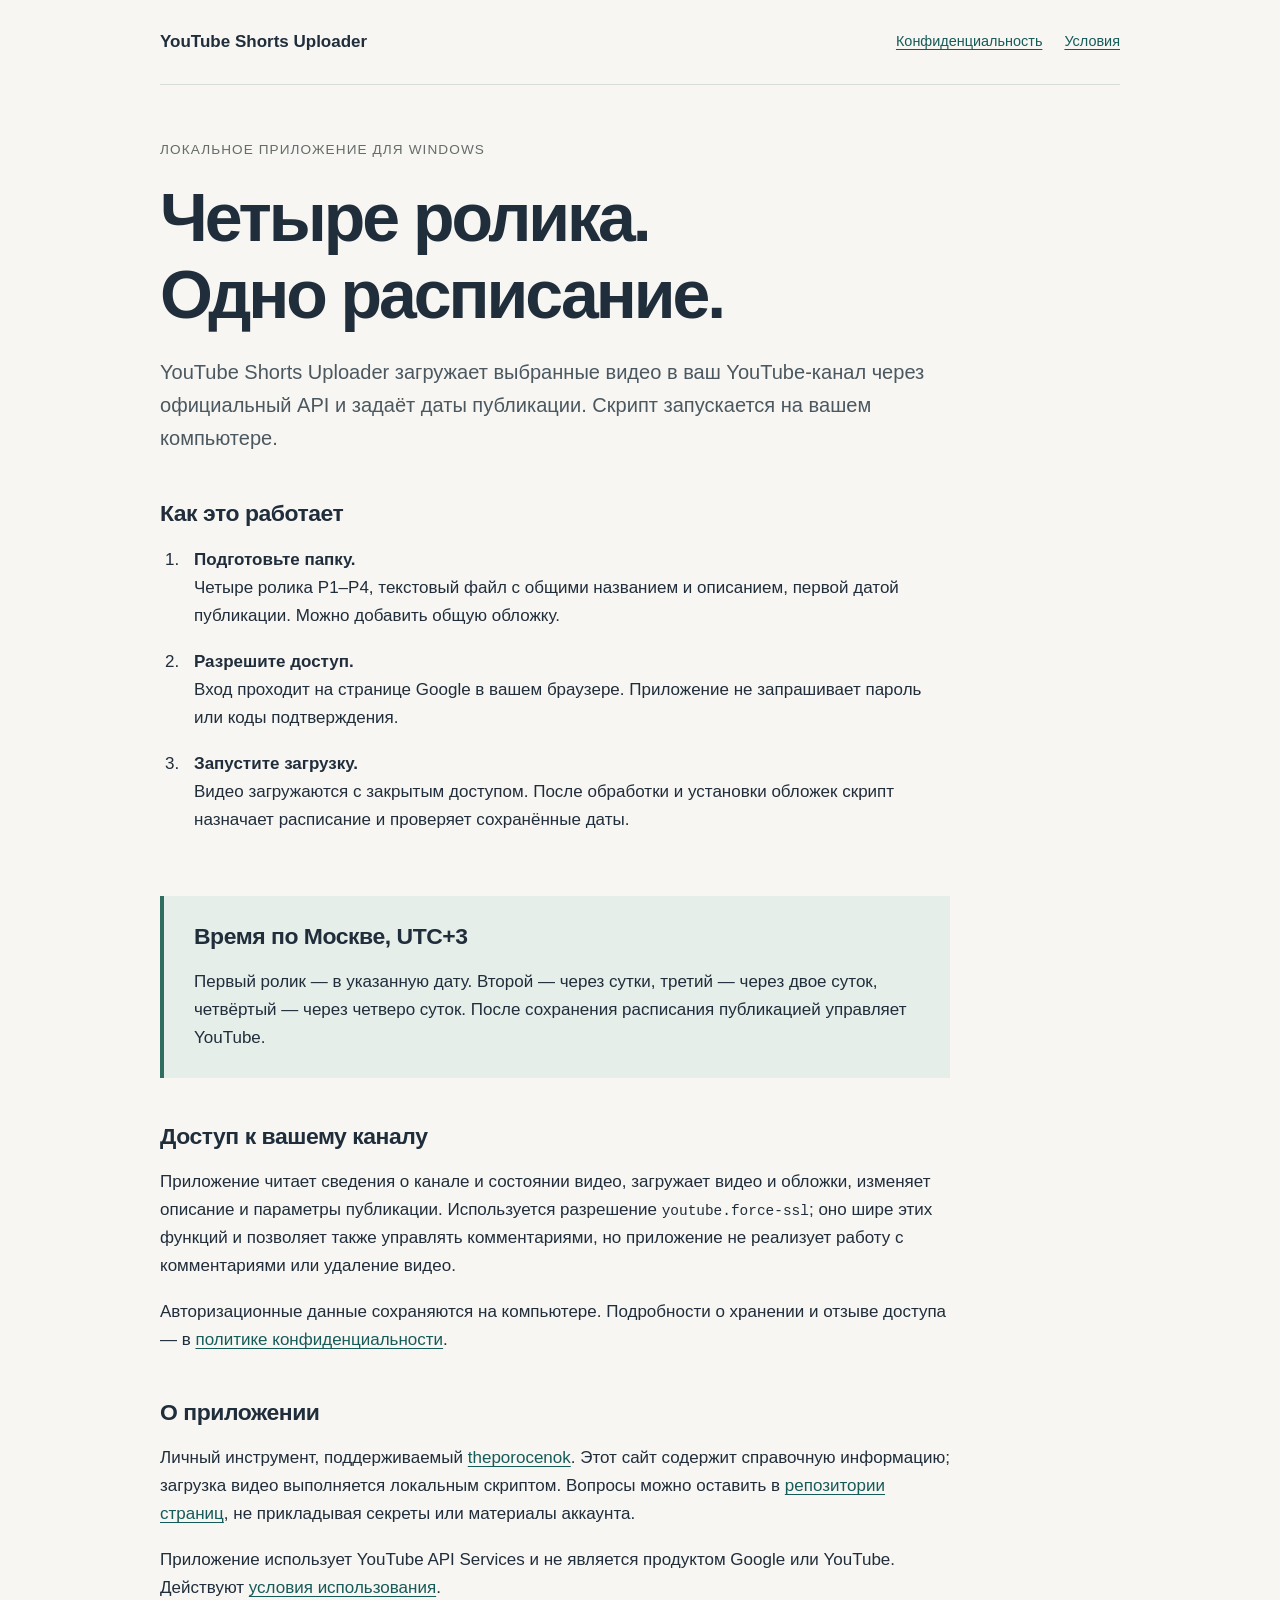
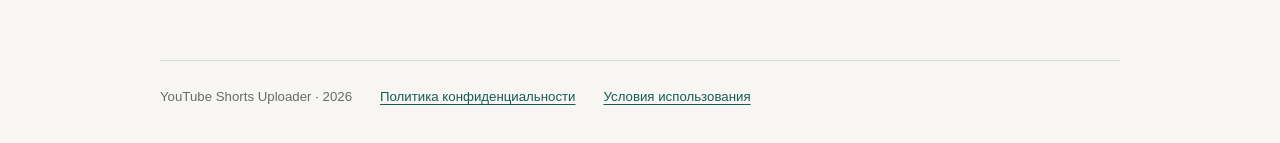
<file: index.html>
<!doctype html>
<html lang="ru">
<head>
  <meta charset="utf-8">
  <meta name="viewport" content="width=device-width, initial-scale=1">
  <meta name="description" content="Локальный инструмент для загрузки четырёх коротких видео и назначения расписания через YouTube Data API.">
  <title>YouTube Shorts Uploader</title>
  <link rel="stylesheet" href="site.css">
</head>
<body>
  <header><a class="brand" href="index.html">YouTube Shorts Uploader</a><nav aria-label="Навигация"><a href="privacy.html">Конфиденциальность</a><a href="terms.html">Условия</a></nav></header>
  <main>
    <p class="eyebrow">Локальное приложение для Windows</p>
    <h1>Четыре ролика.<br>Одно расписание.</h1>
    <p class="lead">YouTube Shorts Uploader загружает выбранные видео в ваш YouTube-канал через официальный API и задаёт даты публикации. Скрипт запускается на вашем компьютере.</p>
    <section aria-labelledby="workflow"><h2 id="workflow">Как это работает</h2>
      <ol class="steps">
        <li><strong>Подготовьте папку.</strong> Четыре ролика P1–P4, текстовый файл с общими названием и описанием, первой датой публикации. Можно добавить общую обложку.</li>
        <li><strong>Разрешите доступ.</strong> Вход проходит на странице Google в вашем браузере. Приложение не запрашивает пароль или коды подтверждения.</li>
        <li><strong>Запустите загрузку.</strong> Видео загружаются с закрытым доступом. После обработки и установки обложек скрипт назначает расписание и проверяет сохранённые даты.</li>
      </ol>
    </section>
    <section class="note" aria-labelledby="schedule"><h2 id="schedule">Время по Москве, UTC+3</h2><p>Первый ролик — в указанную дату. Второй — через сутки, третий — через двое суток, четвёртый — через четверо суток. После сохранения расписания публикацией управляет YouTube.</p></section>
    <section aria-labelledby="access"><h2 id="access">Доступ к вашему каналу</h2><p>Приложение читает сведения о канале и состоянии видео, загружает видео и обложки, изменяет описание и параметры публикации. Используется разрешение <code>youtube.force-ssl</code>; оно шире этих функций и позволяет также управлять комментариями, но приложение не реализует работу с комментариями или удаление видео.</p><p>Авторизационные данные сохраняются на компьютере. Подробности о хранении и отзыве доступа — в <a href="privacy.html">политике конфиденциальности</a>.</p></section>
    <section aria-labelledby="about"><h2 id="about">О приложении</h2><p>Личный инструмент, поддерживаемый <a href="https://github.com/theporocenok">theporocenok</a>. Этот сайт содержит справочную информацию; загрузка видео выполняется локальным скриптом. Вопросы можно оставить в <a href="https://github.com/theporocenok/youtube-shorts-uploader-info/issues">репозитории страниц</a>, не прикладывая секреты или материалы аккаунта.</p><p>Приложение использует YouTube API Services и не является продуктом Google или YouTube. Действуют <a href="terms.html">условия использования</a>.</p></section>
  </main>
  <footer><span>YouTube Shorts Uploader · 2026</span><a href="privacy.html">Политика конфиденциальности</a><a href="terms.html">Условия использования</a></footer>
</body>
</html>
</file>
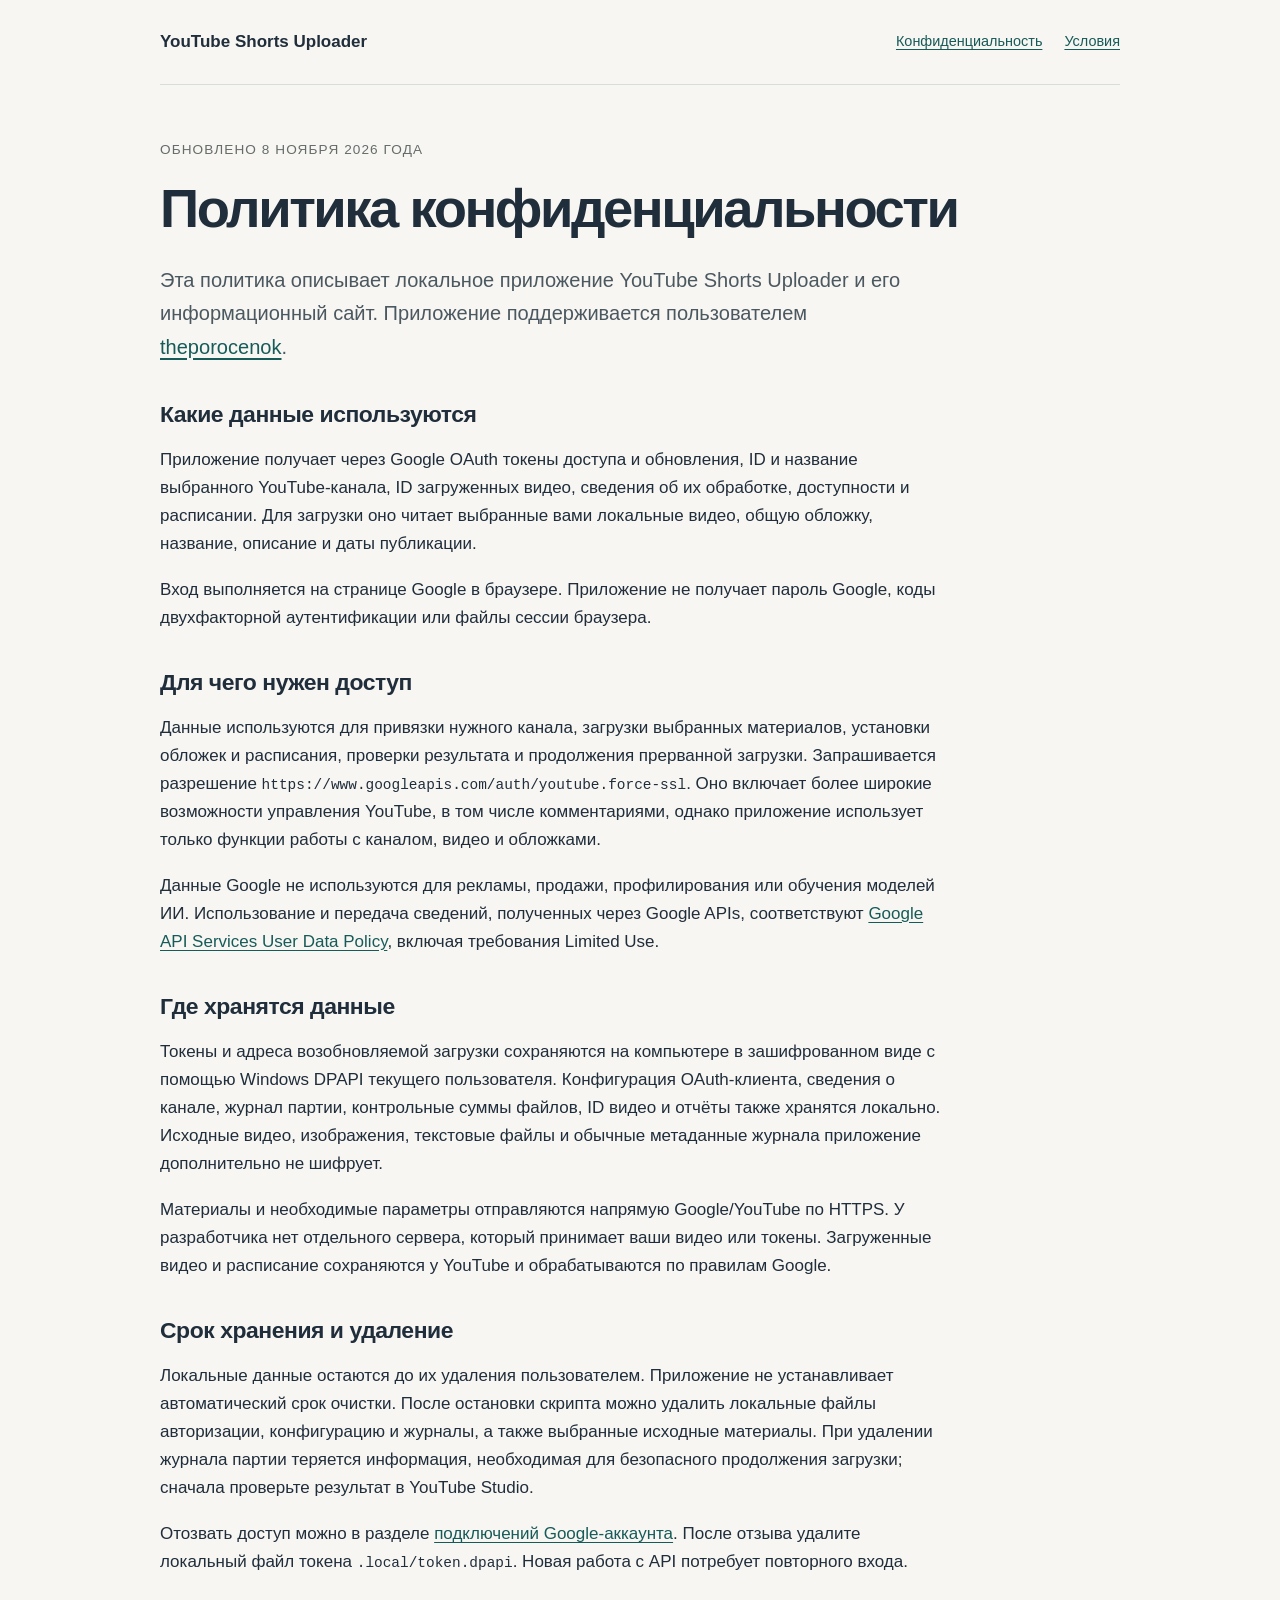
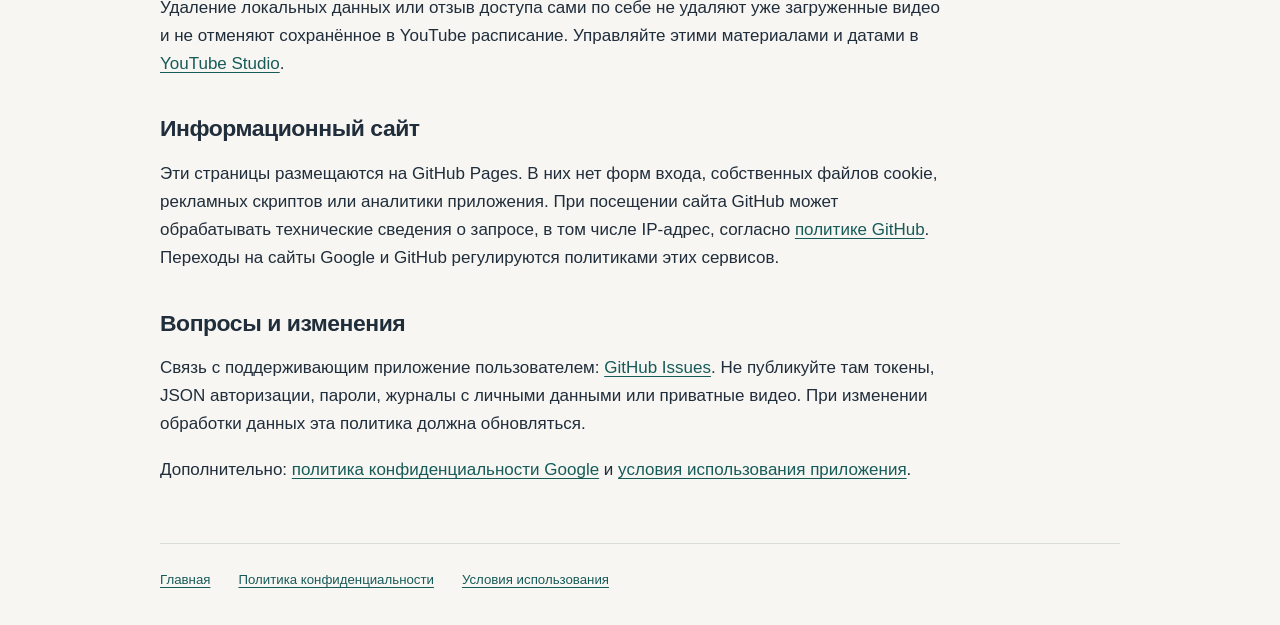
<file: privacy.html>
<!doctype html>
<html lang="ru">
<head><meta charset="utf-8"><meta name="viewport" content="width=device-width, initial-scale=1"><title>Политика конфиденциальности — YouTube Shorts Uploader</title><link rel="stylesheet" href="site.css"></head>
<body>
  <header><a class="brand" href="index.html">YouTube Shorts Uploader</a><nav aria-label="Навигация"><a href="privacy.html" aria-current="page">Конфиденциальность</a><a href="terms.html">Условия</a></nav></header>
  <main class="document">
    <p class="eyebrow">Обновлено 8 ноября 2026 года</p><h1>Политика конфиденциальности</h1>
    <p class="lead">Эта политика описывает локальное приложение YouTube Shorts Uploader и его информационный сайт. Приложение поддерживается пользователем <a href="https://github.com/theporocenok">theporocenok</a>.</p>
    <section><h2>Какие данные используются</h2><p>Приложение получает через Google OAuth токены доступа и обновления, ID и название выбранного YouTube-канала, ID загруженных видео, сведения об их обработке, доступности и расписании. Для загрузки оно читает выбранные вами локальные видео, общую обложку, название, описание и даты публикации.</p><p>Вход выполняется на странице Google в браузере. Приложение не получает пароль Google, коды двухфакторной аутентификации или файлы сессии браузера.</p></section>
    <section><h2>Для чего нужен доступ</h2><p>Данные используются для привязки нужного канала, загрузки выбранных материалов, установки обложек и расписания, проверки результата и продолжения прерванной загрузки. Запрашивается разрешение <code>https://www.googleapis.com/auth/youtube.force-ssl</code>. Оно включает более широкие возможности управления YouTube, в том числе комментариями, однако приложение использует только функции работы с каналом, видео и обложками.</p><p>Данные Google не используются для рекламы, продажи, профилирования или обучения моделей ИИ. Использование и передача сведений, полученных через Google APIs, соответствуют <a href="https://developers.google.com/terms/api-services-user-data-policy">Google API Services User Data Policy</a>, включая требования Limited Use.</p></section>
    <section><h2>Где хранятся данные</h2><p>Токены и адреса возобновляемой загрузки сохраняются на компьютере в зашифрованном виде с помощью Windows DPAPI текущего пользователя. Конфигурация OAuth-клиента, сведения о канале, журнал партии, контрольные суммы файлов, ID видео и отчёты также хранятся локально. Исходные видео, изображения, текстовые файлы и обычные метаданные журнала приложение дополнительно не шифрует.</p><p>Материалы и необходимые параметры отправляются напрямую Google/YouTube по HTTPS. У разработчика нет отдельного сервера, который принимает ваши видео или токены. Загруженные видео и расписание сохраняются у YouTube и обрабатываются по правилам Google.</p></section>
    <section><h2>Срок хранения и удаление</h2><p>Локальные данные остаются до их удаления пользователем. Приложение не устанавливает автоматический срок очистки. После остановки скрипта можно удалить локальные файлы авторизации, конфигурацию и журналы, а также выбранные исходные материалы. При удалении журнала партии теряется информация, необходимая для безопасного продолжения загрузки; сначала проверьте результат в YouTube Studio.</p><p>Отозвать доступ можно в разделе <a href="https://myaccount.google.com/connections">подключений Google-аккаунта</a>. После отзыва удалите локальный файл токена <code>.local/token.dpapi</code>. Новая работа с API потребует повторного входа.</p><p>Удаление локальных данных или отзыв доступа сами по себе не удаляют уже загруженные видео и не отменяют сохранённое в YouTube расписание. Управляйте этими материалами и датами в <a href="https://studio.youtube.com/">YouTube Studio</a>.</p></section>
    <section><h2>Информационный сайт</h2><p>Эти страницы размещаются на GitHub Pages. В них нет форм входа, собственных файлов cookie, рекламных скриптов или аналитики приложения. При посещении сайта GitHub может обрабатывать технические сведения о запросе, в том числе IP-адрес, согласно <a href="https://docs.github.com/en/site-policy/privacy-policies/github-general-privacy-statement">политике GitHub</a>. Переходы на сайты Google и GitHub регулируются политиками этих сервисов.</p></section>
    <section><h2>Вопросы и изменения</h2><p>Связь с поддерживающим приложение пользователем: <a href="https://github.com/theporocenok/youtube-shorts-uploader-info/issues">GitHub Issues</a>. Не публикуйте там токены, JSON авторизации, пароли, журналы с личными данными или приватные видео. При изменении обработки данных эта политика должна обновляться.</p><p>Дополнительно: <a href="https://policies.google.com/privacy">политика конфиденциальности Google</a> и <a href="terms.html">условия использования приложения</a>.</p></section>
  </main>
  <footer><a href="index.html">Главная</a><a href="privacy.html">Политика конфиденциальности</a><a href="terms.html">Условия использования</a></footer>
</body>
</html>
</file>
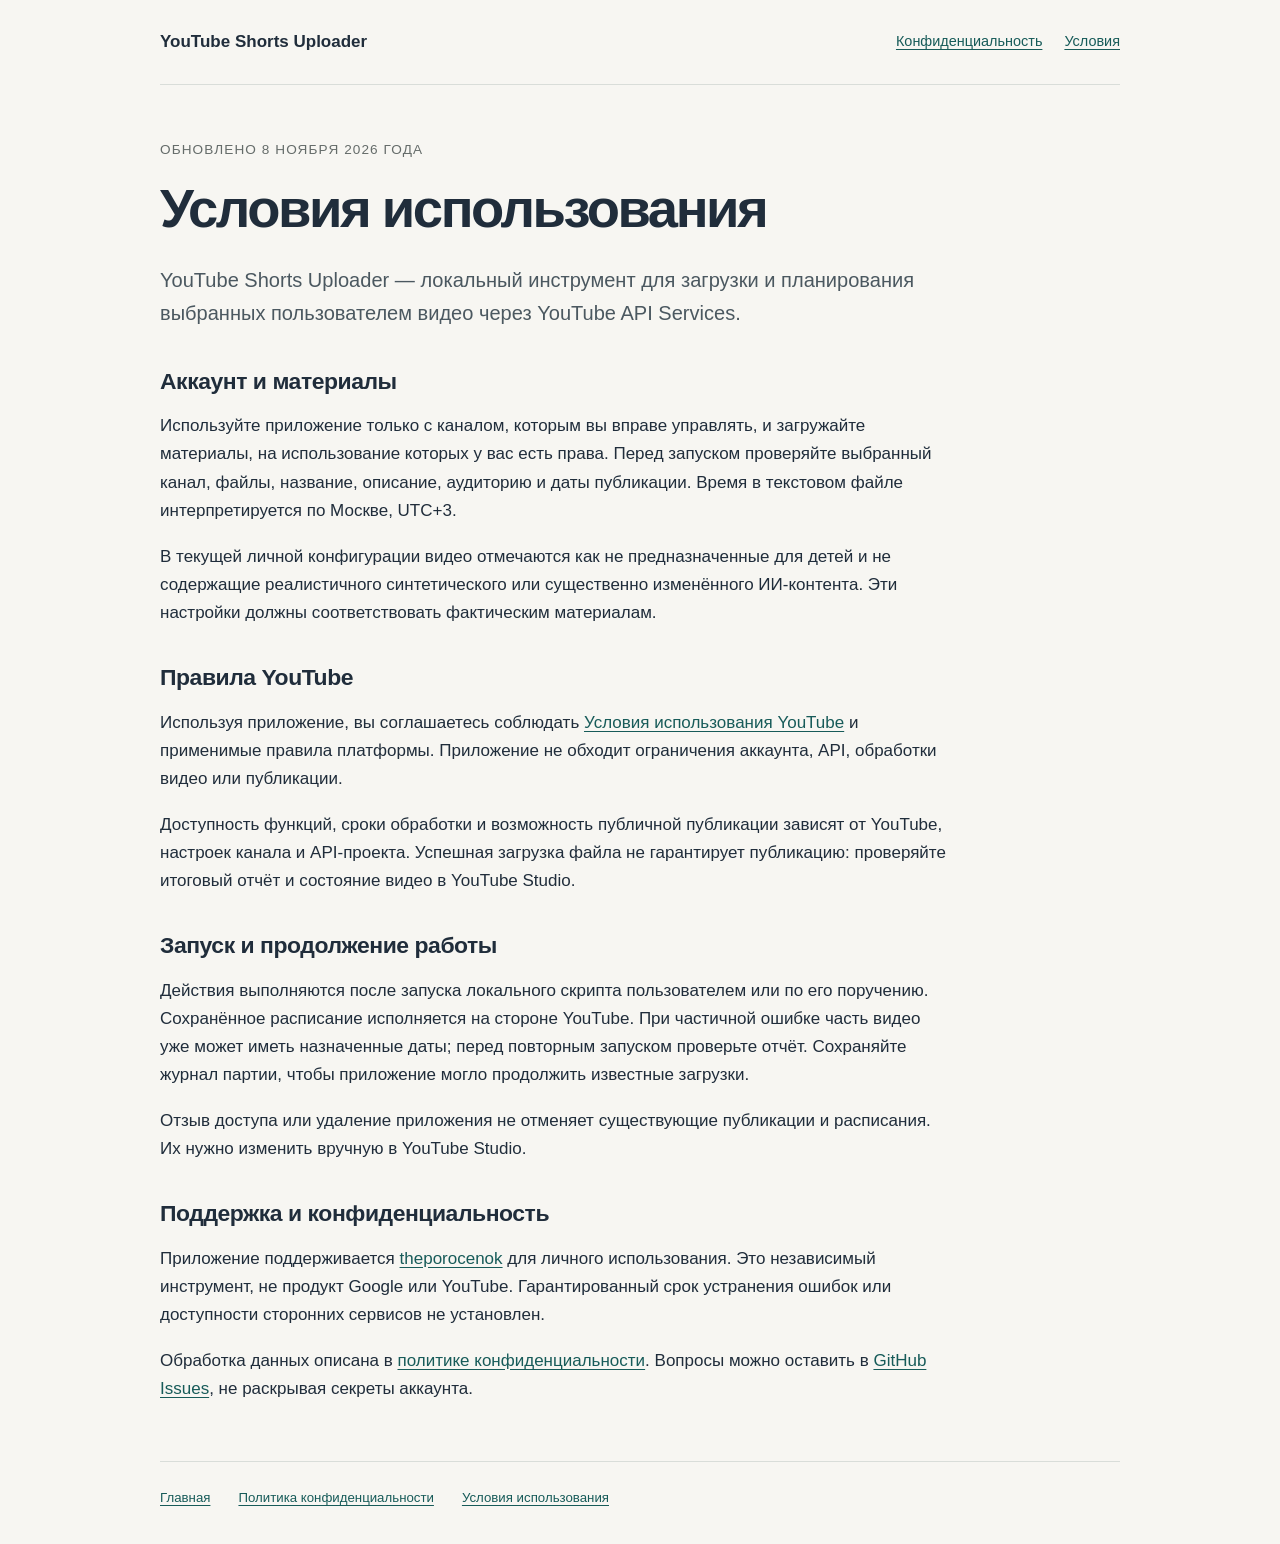
<file: terms.html>
<!doctype html>
<html lang="ru">
<head><meta charset="utf-8"><meta name="viewport" content="width=device-width, initial-scale=1"><title>Условия использования — YouTube Shorts Uploader</title><link rel="stylesheet" href="site.css"></head>
<body>
  <header><a class="brand" href="index.html">YouTube Shorts Uploader</a><nav aria-label="Навигация"><a href="privacy.html">Конфиденциальность</a><a href="terms.html" aria-current="page">Условия</a></nav></header>
  <main class="document">
    <p class="eyebrow">Обновлено 8 ноября 2026 года</p><h1>Условия использования</h1>
    <p class="lead">YouTube Shorts Uploader — локальный инструмент для загрузки и планирования выбранных пользователем видео через YouTube API Services.</p>
    <section><h2>Аккаунт и материалы</h2><p>Используйте приложение только с каналом, которым вы вправе управлять, и загружайте материалы, на использование которых у вас есть права. Перед запуском проверяйте выбранный канал, файлы, название, описание, аудиторию и даты публикации. Время в текстовом файле интерпретируется по Москве, UTC+3.</p><p>В текущей личной конфигурации видео отмечаются как не предназначенные для детей и не содержащие реалистичного синтетического или существенно изменённого ИИ-контента. Эти настройки должны соответствовать фактическим материалам.</p></section>
    <section><h2>Правила YouTube</h2><p>Используя приложение, вы соглашаетесь соблюдать <a href="https://www.youtube.com/t/terms">Условия использования YouTube</a> и применимые правила платформы. Приложение не обходит ограничения аккаунта, API, обработки видео или публикации.</p><p>Доступность функций, сроки обработки и возможность публичной публикации зависят от YouTube, настроек канала и API-проекта. Успешная загрузка файла не гарантирует публикацию: проверяйте итоговый отчёт и состояние видео в YouTube Studio.</p></section>
    <section><h2>Запуск и продолжение работы</h2><p>Действия выполняются после запуска локального скрипта пользователем или по его поручению. Сохранённое расписание исполняется на стороне YouTube. При частичной ошибке часть видео уже может иметь назначенные даты; перед повторным запуском проверьте отчёт. Сохраняйте журнал партии, чтобы приложение могло продолжить известные загрузки.</p><p>Отзыв доступа или удаление приложения не отменяет существующие публикации и расписания. Их нужно изменить вручную в YouTube Studio.</p></section>
    <section><h2>Поддержка и конфиденциальность</h2><p>Приложение поддерживается <a href="https://github.com/theporocenok">theporocenok</a> для личного использования. Это независимый инструмент, не продукт Google или YouTube. Гарантированный срок устранения ошибок или доступности сторонних сервисов не установлен.</p><p>Обработка данных описана в <a href="privacy.html">политике конфиденциальности</a>. Вопросы можно оставить в <a href="https://github.com/theporocenok/youtube-shorts-uploader-info/issues">GitHub Issues</a>, не раскрывая секреты аккаунта.</p></section>
  </main>
  <footer><a href="index.html">Главная</a><a href="privacy.html">Политика конфиденциальности</a><a href="terms.html">Условия использования</a></footer>
</body>
</html>
</file>
<file: site.css>
:root { color-scheme: light; font-family: "Segoe UI", Arial, sans-serif; color: #202d3b; background: #f7f6f2; font-size: 17px; line-height: 1.65; }
* { box-sizing: border-box; }
body { margin: 0; }
a { color: #175b59; text-underline-offset: .2em; }
a:hover { color: #94351d; }
a:focus-visible { outline: 3px solid #b85a3d; outline-offset: 4px; }
header, main, footer { width: min(100% - 48px, 960px); margin-inline: auto; }
header { display: flex; flex-wrap: wrap; align-items: center; justify-content: space-between; gap: 16px 32px; padding: 28px 0; border-bottom: 1px solid #d9ddd9; }
.brand { color: #202d3b; font-weight: 700; text-decoration: none; }
nav { display: flex; gap: 22px; flex-wrap: wrap; font-size: .85rem; }
main { padding: 54px 0 40px; }
h1 { max-width: 850px; margin: 12px 0 24px; font-size: clamp(2.25rem, 6vw, 4rem); line-height: 1.12; letter-spacing: -.045em; font-weight: 650; overflow-wrap: anywhere; }
h2 { font-size: 1.35rem; line-height: 1.3; margin: 0 0 16px; letter-spacing: -.02em; }
p { margin: 0 0 18px; }
.eyebrow { color: #656c6a; font-size: .8rem; letter-spacing: .08em; text-transform: uppercase; }
.lead { max-width: 770px; font-size: 1.18rem; color: #4b5860; }
section { max-width: 790px; margin-top: 44px; }
.steps { padding-left: 24px; }
.steps li { padding: 0 0 18px 10px; }
.steps strong { display: block; }
.note { background: #e6eeea; border-left: 4px solid #2e6d60; padding: 26px 30px; }
.note p { margin-bottom: 0; }
code { font-size: .85em; overflow-wrap: anywhere; }
.document h1 { font-size: clamp(2.1rem, 5vw, 3.2rem); }
.document section { margin-top: 36px; }
footer { display: flex; flex-wrap: wrap; gap: 12px 28px; padding: 25px 0 35px; border-top: 1px solid #d9ddd9; color: #656c6a; font-size: .78rem; }
@media (max-width: 560px) { header, main, footer { width: calc(100% - 36px); } main { padding-top: 36px; } nav { gap: 12px 20px; } .note { padding: 22px; } }
</file>
